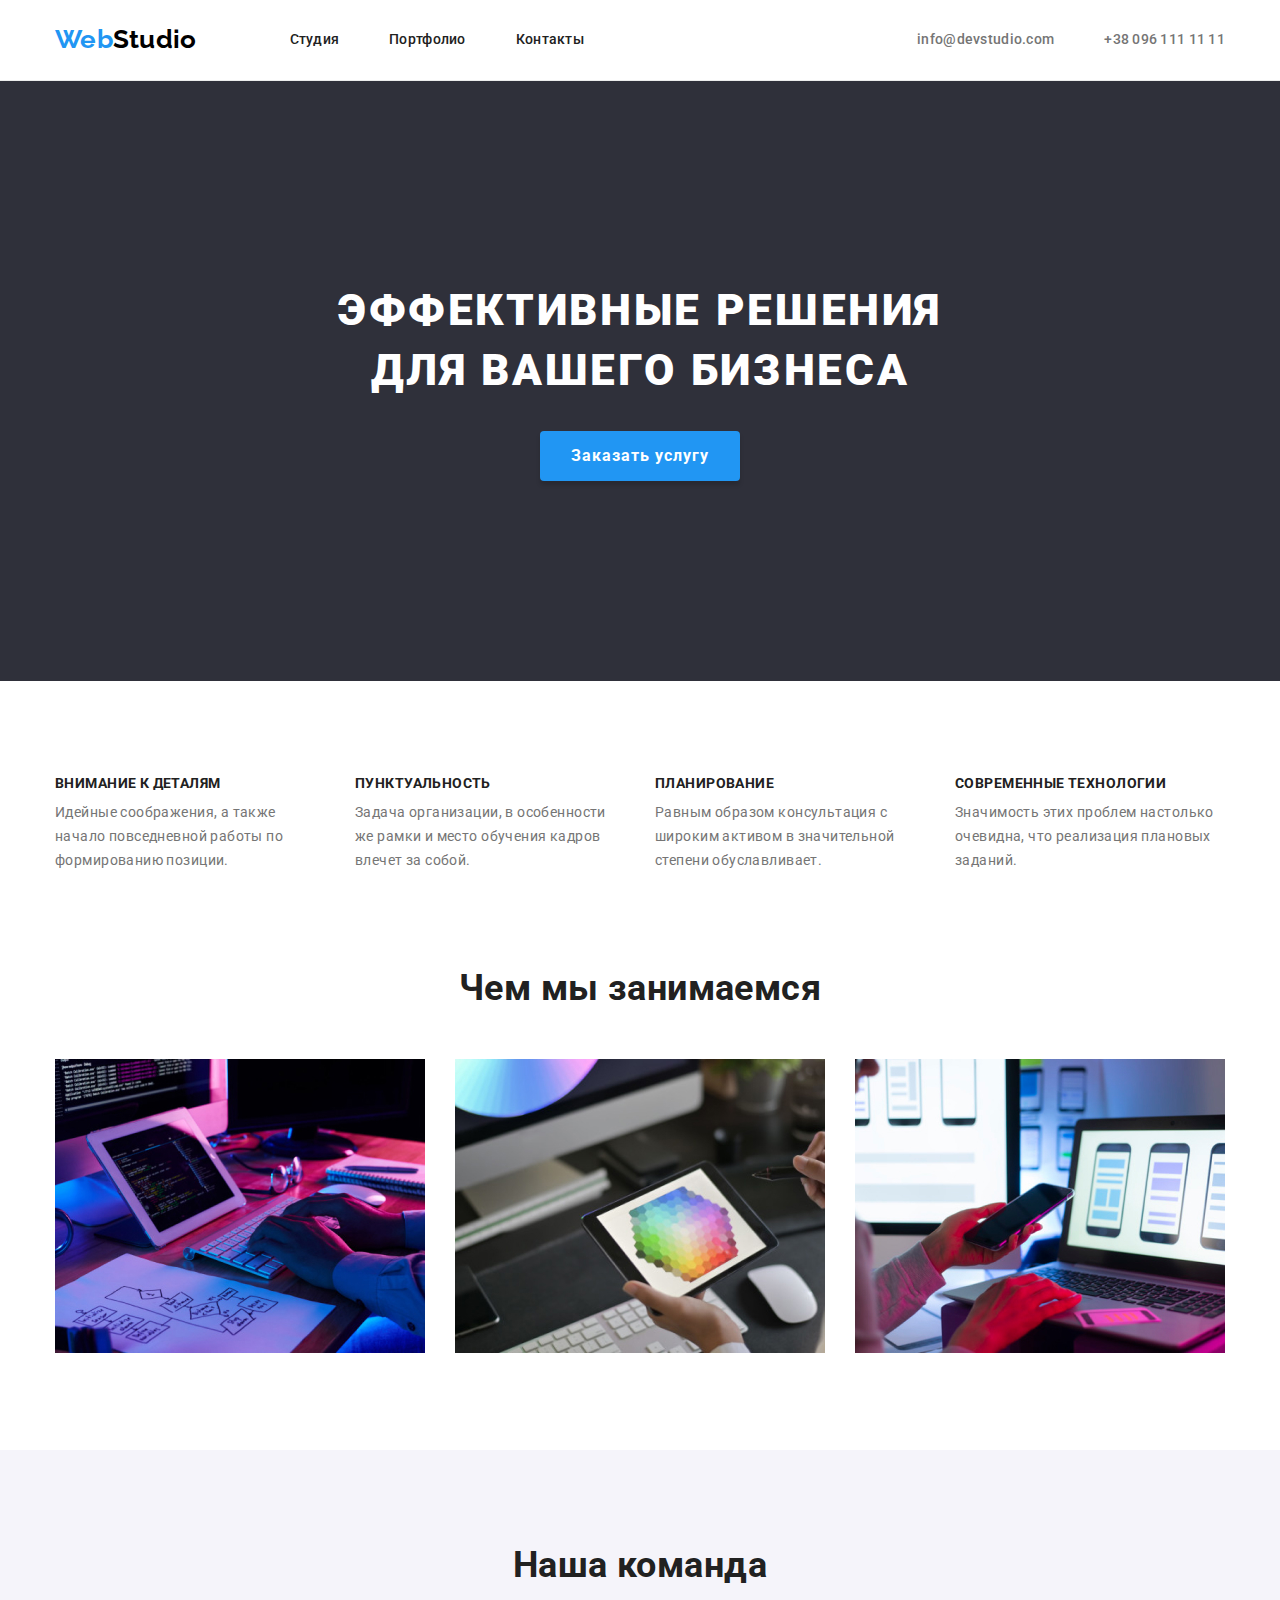
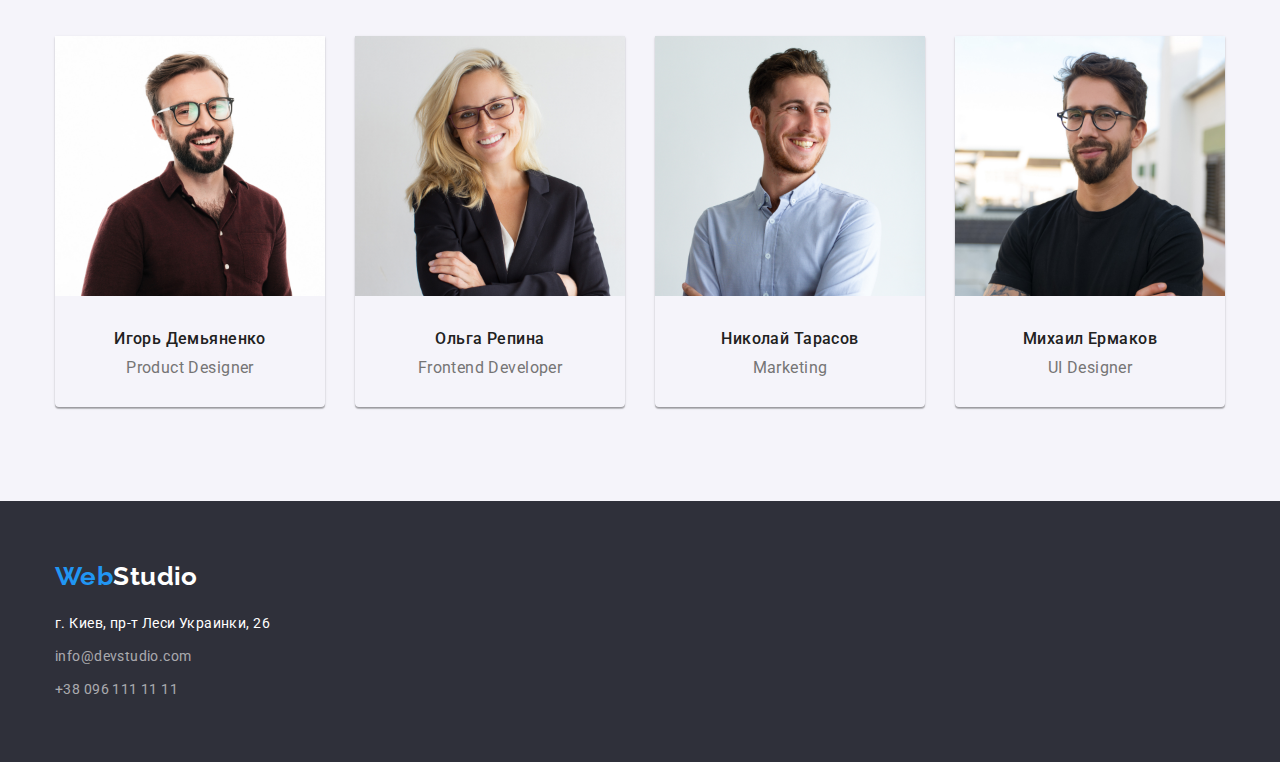
<file: index.html>
<!DOCTYPE html>
<html lang="ru">
<head>
	<meta charset="UTF-8">
	<meta http-equiv="X-UA-Compatible" content="IE=edge">
	<meta name="viewport" content="width=device-width, initial-scale=1.0">
	<title>Студия</title>
    <link href="https://fonts.googleapis.com/css2?family=Raleway:wght@700&family=Roboto:wght@400;500;700;900&display=swap"
        rel="stylesheet">
        <link rel="stylesheet" href="./css/modern-normalize.css" />
    <link rel="stylesheet" href="./css/styles.css" />
</head>
<body>
	<header class="header">
        <div class="container header-nav">
            <nav class="site-nav">
                <a href="./index.html" class="logo">Web<span class="accent-header">Studio</span></a>
                <ul class="list-force">
                    <li class="item"><a href="./index.html" class="link">Студия</a></li>
                    <li class="item"><a href="./portfolio.html" class="link">Портфолио</a></li>
                    <li class="item"><a href="" class="link">Контакты</a></li>
                </ul>
            </nav>
            <address class="address-header">
                <ul class="list-force">
                    <li class="item"><a href="mailto:info@devstudio.com" class="mail-header">info@devstudio.com</a></li>
                    <li class="item"><a href="tel:+380961111111" class="tel">+38 096 111 11 11</a></li>
                </ul>
            </address>
            
        </div>
        

    </header>
	<main>
		<section class="section1 section">
           <div class="container">
                 <h1 class="h1">Эффективные решения <br> для вашего бизнеса</h1>
                 <button class="button1" type="button">Заказать услугу</button>

           </div>
        </section>
        <section class="section2 section">
            <div class="container">
                <h2 class="visually-hidden">Наши преимущества</h2>
            <ul class="list-adv">
                <li class="item">
                    <h3 class="advantage">Внимание к деталям</h3>
                    <p class="description">Идейные соображения, а также начало повседневной работы по формированию позиции.</p>
                </li>
                <li class="item">
                    <h3 class="advantage">Пунктуальность</h3>
                    <p class="description">Задача организации, в особенности же рамки и место обучения кадров влечет за собой.</p>
                </li>
                <li class="item">
                    <h3 class="advantage">Планирование</h3>
                    <p class="description">Равным образом консультация с широким активом в значительной степени обуславливает.</p>
                </li>
                <li class="item">
                    <h3 class="advantage">Современные технологии</h3>
                    <p class="description">Значимость этих проблем настолько очевидна, что реализация плановых заданий.</p>
                </li>

            </ul>
            </div>
        </section>
		<section class="section3 section">
            <!-- Чем мы занимаемся -->
           
            <div class="container">
                <h2 class="h2">Чем мы занимаемся</h2>
                <ul class="list-photo">
                    <li class="item"><img src="./images/photo.jpg" alt="Фото" width="370"></li>
                    <li class="item"><img src="./images/photo1.jpg" alt="Фото1" width="370"></li>
                    <li class="item"><img src="./images/photo2.jpg" alt="Фото2" width="370"></li>
                </ul>
            </div>
        </section>
		<section class="section4 section">
			<div class="container">
                <h2 class="h2-name">Наша команда</h2>
                <ul class="list-team">
				    <li class="photo">
					    <img src="./images/idemyanenko.jpg" alt="Игорь Демьяненко" width="270">                
					    <div class="name-job">
                            <h3 class="h3-name">Игорь Демьяненко</h3>
                            <p class="prof">Product Designer</p> 
                        </div>
				    </li>
				        <li class="photo">
					    <img src="./images/orepina.jpg" alt="Ольга Репина" width="270">
					    <div class="name-job">
                            <h3 class="h3-name">Ольга Репина</h3>
                            <p class="prof">Frontend Developer</p>
                        </div>
				    </li>
				    <li class="photo">
					    <img src="./images/ntarasov.jpg" alt="Николай Тарасов" width="270">
					    <div class="name-job">
                            <h3 class="h3-name">Николай Тарасов</h3>
                            <p class="prof">Marketing</p>
                        </div>
				    </li>
				    <li class="photo">
					    <img src="./images/mermakov.jpg" alt="Михаил Ермаков" width="270">
					    <div class="name-job">
                            <h3 class="h3-name">Михаил Ермаков</h3>
                            <p class="prof">UI Designer</p>
                        </div>
				</li>
			</ul>

            </div>
		</section>

	</main>
	<footer class="footer">
        <div class="container">
            <a href="./index.html" class="footer-logo">Web<span class="accent-footer">Studio</span></a>
        <address>
            <ul class="list">
                <li class="footer-link"><a class="address" href="https://bit.ly/3pXMvUd" target="_blank" rel="noopener noreferrer">г. Киев,
                        пр-т Леси
                        Украинки, 26</a></li>
                <li class="footer-link"><a href="mailto:info@devstudio.com" class="mail-footer">info@devstudio.com</a></li>
                <li class="footer-link"><a href="tel:+380961111111" class="tel-footer">+38 096 111 11 11</a></li>
            </ul>
        </address>
        </div>
        
	</footer>
	
</body>
</html>
</file>
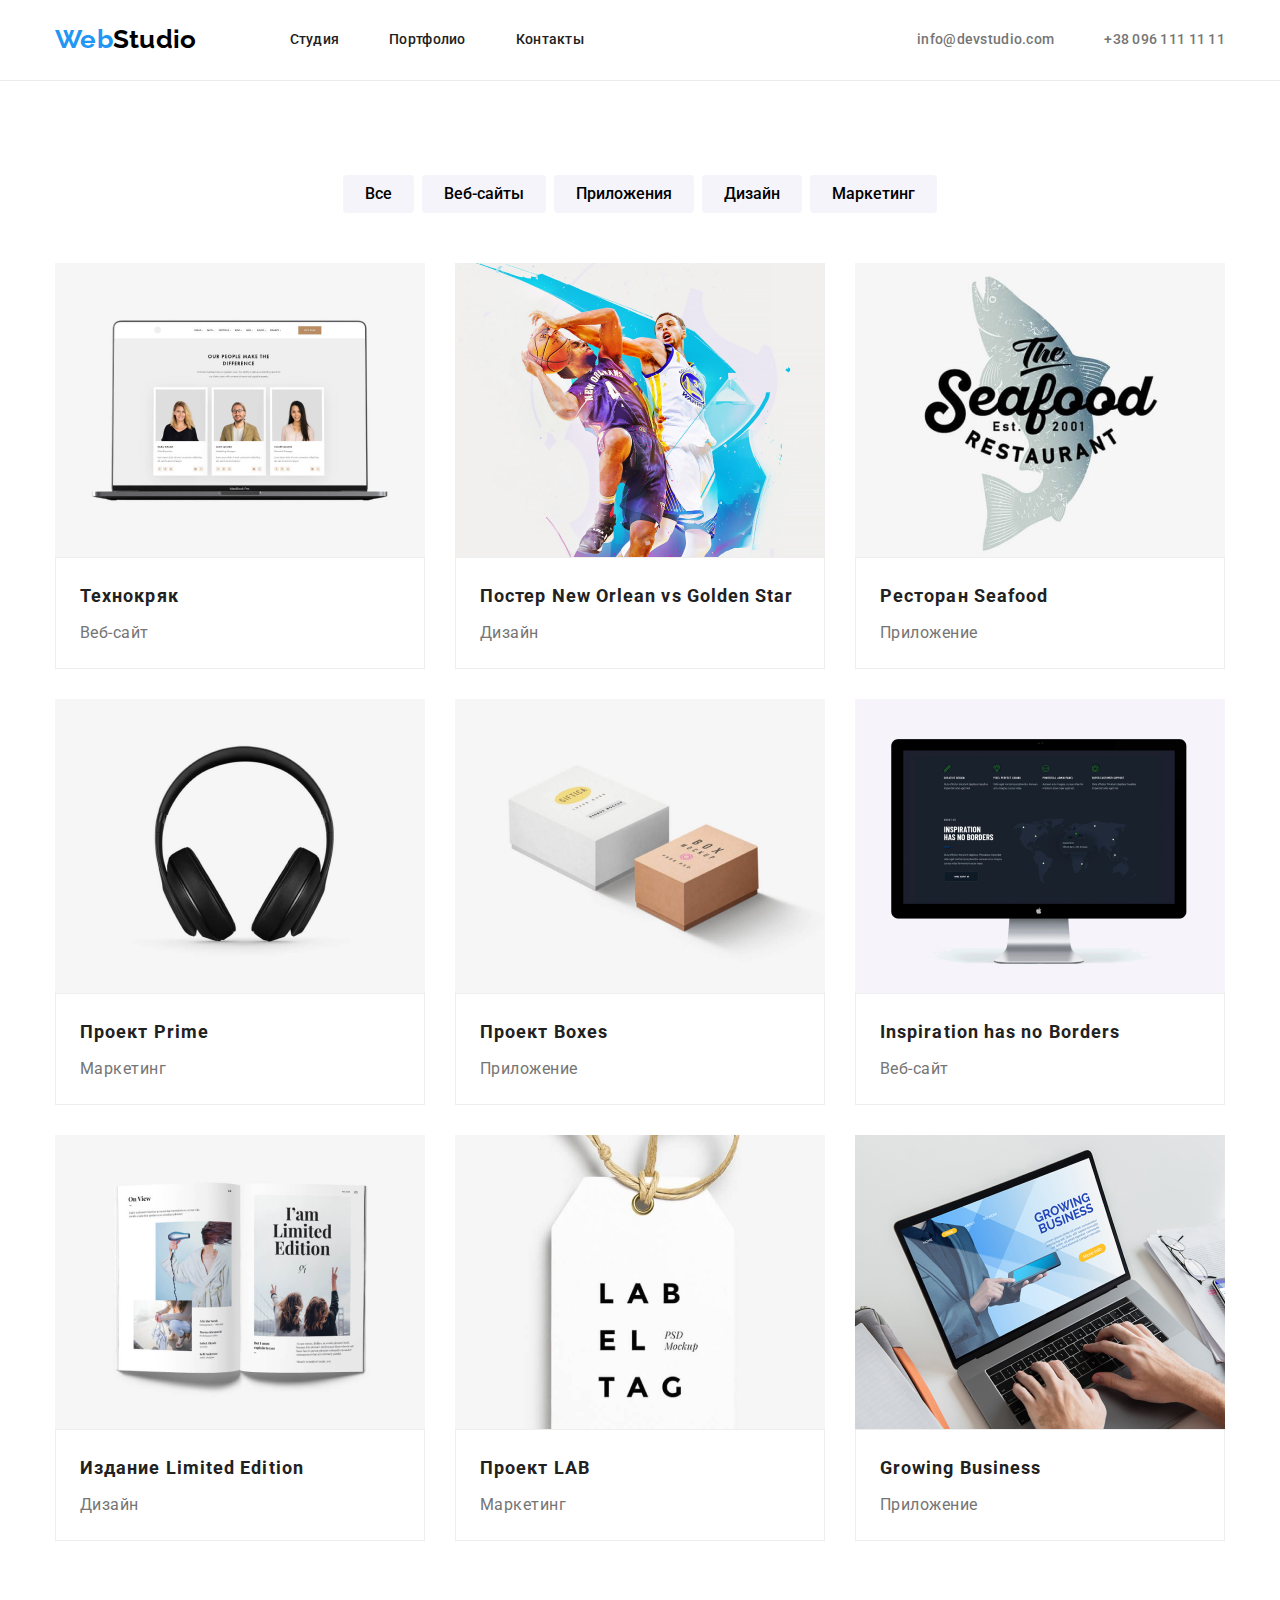
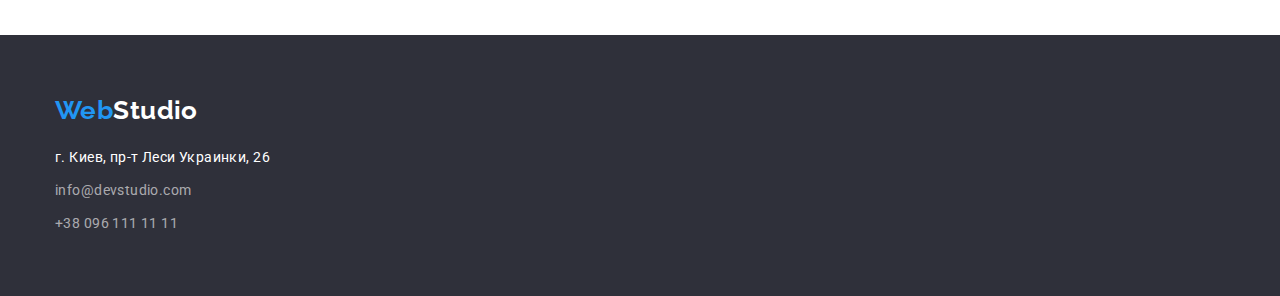
<file: portfolio.html>
<!DOCTYPE html>
<html lang="ru">

<head>
    <meta charset="UTF-8">
	<meta http-equiv="X-UA-Compatible" content="IE=edge">
	<meta name="viewport" content="width=device-width, initial-scale=1.0">
	<title>Студия</title>
    <link href="https://fonts.googleapis.com/css2?family=Raleway:wght@700&family=Roboto:wght@400;500;700;900&display=swap"
        rel="stylesheet">
        <link rel="stylesheet" href="./css/modern-normalize.css" />
    <link rel="stylesheet" href="./css/styles.css" />
   
</head>

<body>
   <!-- Шапка сайта -->
   <header class="header">
    <div class="container header-nav">
        <nav class="site-nav">
            <a href="./index.html" class="logo">Web<span class="accent-header">Studio</span></a>
            <ul class="list-force">
                <li class="item"><a href="./index.html" class="link">Студия</a></li>
                <li class="item"><a href="./portfolio.html" class="link">Портфолио</a></li>
                <li class="item"><a href="" class="link">Контакты</a></li>
            </ul>
        </nav>
        <address class="address-header">
            <ul class="list-force">
                <li class="item"><a href="mailto:info@devstudio.com" class="mail-header">info@devstudio.com</a></li>
                <li class="item"><a href="tel:+380961111111" class="tel">+38 096 111 11 11</a></li>
            </ul>
        </address>        
    </div>
</header>

    <main>
        <section class="portfolio section">
            
            <div class="container">
                <h1 class="visually-hidden">Список радиокнопок</h1>
                <ul class="control">
                    <li class="item"><button class="button2" type="button">Все</button></li>
                    <li class="item"><button class="button2" type="button">Веб-сайты</button></li>
                    <li class="item"><button class="button2" type="button">Приложения</button></li>
                    <li class="item"><button class="button2" type="button">Дизайн</button></li>
                    <li class="item"><button class="button2" type="button">Маркетинг</button></li>
                </ul>
            
            <ul class="gallery">
                <li class="item">
                    <a href="" class="list-img"> 
                        <img class="img" src="./images/tehnokryak.jpg" alt="ноутбук с портфолио" width="370"> 
                        <div class="card"> 
                            <h2 class="projects">Технокряк</h2> 
                            <p class="description2">Веб-сайт</p> 
                            </div>                            
                    </a>
                </li>
                <li class="item">
                    <a href="" class="list-img"><img class="img" src="./images/posterno.jpg" 
                        alt="парни с мячем"
                            width="370">
                                <div class="card">
                                    <h2 class="projects">Постер New Orlean vs Golden Star</h2>
                                    <p class="description2">Дизайн</p>
                                </div>
                   </a>
                </li>
                <li class="item">
                    <a href="" class="list-img"><img class="img" src="./images/seafoodrest.jpg"
                        alt="логотип рыбного ресторана" width="370">
                             <div class="card">
                                <h2 class="projects">Ресторан Seafood</h2>
                                <p class="description2">Приложение</p>
                            </div>                                
                    </a>
                </li>
                <li class="item">
                    <a href="" class="list-img"><img class="img" src="./images/projectprime.jpg" 
                        alt="наушники" width="370">
                            <div class="card">
                                <h2 class="projects">Проект Prime</h2>
                                <p class="description2">Маркетинг</p>
                            </div>                            
                   </a>
                </li>
                <li class="item">
                    <a href="" class="list-img"><img class="img" src="./images/projectbox.jpg" 
                        alt="коробки" width="370">
                            <div class="card">
                                <h2 class="projects">Проект Boxes</h2>
                                <p class="description2">Приложение</p>
                            </div>                            
                  </a>
                </li>
                <li class="item">
                    <a href="" class="list-img"><img class="img" src="./images/inspiration.jpg" 
                        alt="монитор" width="370">
                            <div class="card">
                                <h2 class="projects">Inspiration has no Borders</h2>
                                <p class="description2">Веб-сайт</p>
                            </div>                            
                  </a>
                </li>
                <li class="item">
                        <a href="" class="list-img"><img class="img" src="./images/limited.jpg" 
                            alt="журнал" width="370">
                            <div class="card">
                                <h2 class="projects">Издание Limited Edition</h2>
                                <p class="description2">Дизайн</p>
                            </div>                            
                    </a>
                </li>
                <li class="item">
                    <a href="" class="list-img"><img class="img" src="./images/projectlab.jpg" 
                        alt="лейба" width="370">
                            <div class="card">
                                <h2 class="projects">Проект LAB</h2>
                                <p class="description2">Маркетинг</p>
                            </div>                            
                    </a>
                </li>
                <li class="item">
                    <a href="" class="list-img"><img class="img" src="./images/growing.jpg" 
                        alt="работа на ноутбуке" width="370">                        
                            <div class="card">
                                <h2 class="projects">Growing Business</h2>
                                <p class="description2">Приложение</p>
                            </div>                        
                    </a>
                </li>
            </ul>
            </div>
        </section>
    
    </main>
    <footer class="footer">
        <div class="container">
            <a href="./index.html" class="footer-logo">Web<span class="accent-footer">Studio</span></a>
        <address>
            <ul class="list">
                <li class="footer-link"><a class="address" href="https://bit.ly/3pXMvUd" target="_blank" rel="noopener noreferrer">г. Киев,
                        пр-т Леси
                        Украинки, 26</a></li>
                <li class="footer-link"><a href="mailto:info@devstudio.com" class="mail-footer">info@devstudio.com</a></li>
                <li class="footer-link"><a href="tel:+380961111111" class="tel-footer">+38 096 111 11 11</a></li>
            </ul>
        </address>
        </div>
        
	</footer>
</body>

</html>
</file>
<file: css/styles.css>
:root {
    --pbg-color: #FFFFFF;
    --sbg-color: #F5F4FA;
    --tbg-color: #2F303A;
    --pt-color: #757575;
    --st-color: #212121;
    --tt-color: #ffffff;
    --accent-color: #2196F3;
    --ft-color: rgba(255, 255, 255, 0.6);
    --bb-color: #ECECEC;
    --bbt-color:#EEEEEE;
    }
    a {
        list-style-type: none;
        text-decoration: none; 
        font-style: normal; 
    }

    address {
        text-decoration: none;
        font-style: normal;

    }
    li {
        text-decoration: none;
        list-style-type: none; 
    }
    h1,
    h2,
    h3,
    h4,
    h5,
    h6,
    p {
	    margin-top: 0;
    }
   

    body {
        background: var(--pbg-color);
        color: var(--pt-color);
        font-family: 'Roboto';
        font-size: 14px;
        letter-spacing: 0.03em;    
    }
    .container {
        max-width: 1200px;
        margin: 0 auto;
        width: 100%;
        padding-left: 15px;
        padding-right: 15px;
    }

/* header */


    .header {
        margin-top: 0;
        border-bottom: 1px solid var(--bb-color);
        background-color: var(--pbg-color);
        font-weight: 500;
        line-height: 1.14;
        letter-spacing: 0.02em; 
    }

    .header-nav {
        display: flex;
        justify-content: space-between;
        align-items: center;
    }
    .logo { 
        font-family: 'Raleway';
        font-weight: 700;
        font-size: 26px;
        line-height: 1.19;
        color: var(--accent-color);
        /* display: flex; */
        padding-top: 24px;
        padding-bottom: 25px;
        margin-right: 93px;
    }

    .accent-header {
        color:#000000;        
    }

    .list-force {
        margin-top: 0;
        margin-bottom: 0;
        padding: 0;
        display: flex;        
    }      

    .list-force :hover,
    .list-force :focus {
        color: var(--accent-color);
    }
    .list-force .item {
        margin-right: 50px;
        padding: 0;
    }
    /* .list-force .item:last-child {
        margin-right: 0;
    } */
    .list-force .link,
    .mail-header, .tel {
        display: block;
        padding-top: 32px;
        padding-bottom: 32px;
    }

    .site-nav {
        display: flex;
        align-items: center;
        padding: 0;
        justify-content: center;
    }

    .site-nav .link {
        color: var(--st-color);        
    }

    .site-nav .link:hover,
    .site-nav .link:focus {    
        color: var(--accent-color);
    }
    .address-header {
        padding: 0;
        display: flex;
        align-items: center;
    }

    .mail-header {
        color: var(--pt-color);        
    }

    .tel {
        color: var(--pt-color);        
    }
    /* Header :end */

    .section {
        padding-top: 94px;
        padding-bottom: 94px;
    }

    /* Section 1 */
    .section1 {
        padding-top: 200px;
        padding-bottom: 200px;
        background-color: var(--tbg-color);
    }

    .h1 {
        font-weight: 900;
        font-size: 44px;
        line-height: 1.36;
        letter-spacing: 0.06em;
        color: var(--tt-color);
        text-align: center;
        text-transform: uppercase;
        margin-top: 0;
        margin-bottom: 30px;
    }
    
    .button1 {
        min-width: 200px;
        height: 50px;
        font-family: 'Roboto';
        background-color: var(--accent-color);
        font-weight: 700;
        font-size: 16px;
        line-height: 1.88;
        letter-spacing: 0.06em;
        color: var(--tt-color);
        margin: 0 auto;
        display: block;
        cursor: pointer;
        border: none;
        box-shadow: 0px 4px 4px rgba(0, 0, 0, 0.15);
        border-radius: 4px;
    }
    /* Section 1 End */

    /* Section 2 */
    .visually-hidden {
        position: absolute;
        width: 1px;
        height: 1px;
        margin: -1px;
        border: 0;
        padding: 0;
        white-space: nowrap;
        clip-path: inset(100%);
        clip: rect(0 0 0 0);
        overflow: hidden;
    }
    .section2 {
        font-weight: 400;
        line-height: 24px; 
        padding-bottom: 0;
    }

    .list-adv {
        margin-top: 0;
        margin-bottom: 0;
        padding: 0;
        display: flex;
        flex-wrap: wrap;
    }

    .list-adv .item {
        margin-top: 0;
        width: 270px;
        margin-right: 30px;
        padding: 0;
    }

    .list-adv .item:last-child {
        margin-right: 0;
    }

    .advantage {
        padding: 0;
        margin-top: 0;
        margin-bottom: 10px;
       
        font-weight: 700;
        font-size: 14px;
        line-height: 1.17;
        color: var(--st-color);
        text-transform: uppercase;
    }

    .description { 
        width: 270px;
        font-weight: 400;
        line-height: 1.71;
        margin-bottom: 0;
    }
    /* Section 2 End */

    /* Section 3 */

    .h2 {
        margin-top: 0;
        margin-bottom: 50px;
        font-weight: 700;
        font-size: 36px;
        line-height: 1.17;
        text-align: center;
        color: var(--st-color);
    }

    .list-photo {
        margin: 0;
        display: flex;
        padding: 0;
    }

    .list-photo .item {
        padding: 0;
        margin-right: 30px;
    }

    .list-photo .item:last-child {
        margin-right: 0;
    }

    /* Section 3 End */

    /* Section 4 */

    .section4 {
        background-color: var(--sbg-color);
    }
    .h2-name {
        margin-top: 0;
        margin-bottom: 50px;
        font-weight: 700;
        font-size: 36px;
        line-height: 1.17;
        text-align: center;
        color: var(--st-color);
    }

    .h3-name {
        
        
        /* padding-bottom: 10px; */
        margin-bottom: 10px;
        font-weight: 500;
        font-size: 16px;
        line-height: 1.19;
        text-align: center;
        color: var(--st-color);
    }
    .list-team {
      
        margin: 0;
        display: flex;
        padding: 0;
    }
    .list-team .photo {
        padding: 0;
        margin-right: 30px;
        box-shadow: 0px 1px 3px 
        rgba(0, 0, 0, 0.12), 0px 1px 1px 
        rgba(0, 0, 0, 0.14), 0px 2px 1px 
        rgba(0, 0, 0, 0.2);
        border-radius: 0px 0px 4px 4px;
    }
    .list-team .photo:last-child {
        margin-right: 0;
    }
    .name-job {
        padding: 30px 0;
    }

    .prof {
        font-size: 16px;
        line-height: 1.19;
        text-align: center;
        margin-bottom: 0;
        padding: 0;
    }
    /* Section 4 End */
    /* Footer */

    .footer {
        background-color: var(--tbg-color);
        padding: 0;
        padding-bottom: 60px; 
        padding-top: 60px;       
    }

    .footer-logo { 
        font-family: 'Raleway';
        font-weight: 700;
        font-size: 26px;
        line-height: 1.19;
        color: var(--accent-color);
        display: inline-block;
        margin-bottom: 20px;
    }

    .accent-footer {
        color: var(--tt-color);       
    }

    .address {
        margin-bottom: 0;
        line-height: 1.71;
        color: var(--tt-color); 
                
    }

    .address:hover {
        color:var(--accent-color);
    }

    .address:focus {
        color: var(--accent-color);
    }

    .list {
        margin: 0;
        padding-left:0;
    }
    .footer-link {
        margin-bottom: 9px;
    }
    .footer-link:last-child {
        margin-bottom: 0;
    }

    .mail-footer {
        margin-bottom: 0;
        font-weight: 400;
        line-height: 1.71;
        color: var(--ft-color);
        text-decoration: none;
        font-style: normal;
    }
    .mail-footer:hover {
        color: var(--accent-color);
    }
    .mail-footer:focus {
        color: var(--accent-color);
    }

    .tel-footer {
        
        line-height: 1.71;
        color: var(--ft-color);
        text-decoration: none;
        font-style: normal;
    }
    
    .tel-footer:hover {
        color: var(--accent-color);
    }
    .tel-footer:focus {
        color: var(--accent-color);
    }
    /* Footer End */

    /* Portfolio */
    
    
    .control {
        padding-left: 0;
        font-family: 'Roboto';
        font-weight: 500;
        font-size: 16px;
        line-height: 1.63;
        text-align: center;
        list-style-type: none;
        color: var(--st-color);
        display: flex;
        justify-content: center;
        margin-bottom: 50px;
        margin-top: 0;
    }
    .control .item {
        margin-right: 8px;
    }
    .item:last-child {
        margin-right: 0;
    } 
    .button2 {
        font-family: 'Roboto';
        background-color: var(--sbg-color);
        font-weight: 500;
        font-size: 16px;
        line-height: 1.63;
        border: none;
        padding: 6px 22px;
        /* rgba(0, 0, 0, 0.1), 0px 1px 2px 
        rgba(0, 0, 0, 0.08), 0px 2px 2px 
        rgba(0, 0, 0, 0.12); */
        border-radius: 4px;
                
    }
    .button2:hover {
        background-color: var(--accent-color);
        box-shadow: 0px 3px 1px rgba(0, 0, 0, 0.1), 0px 1px 2px rgba(0, 0, 0, 0.08), 0px 2px 2px rgba(0, 0, 0, 0.12); 
        color: var(--tt-color);
    }
    .button2:focus {
        background-color: var(--accent-color);
        color: var(--tt-color);
    }
        
    .gallery {
        padding-left: 0;
        display: flex;
        flex-wrap: wrap;
        margin: 0;
    }   
    .gallery .item {
        list-style-type: none;
        width: 370px;
        margin-right: 30px;
        margin-bottom: 30px;                
      }
    .gallery .list-img {
        text-decoration: none;
               
    }
    .img {
        display: block;
    }
    .gallery .card { 
        padding: 20px 24px;
        border: 1px solid var(--bbt-color); 
    }    
    .gallery .item:nth-child(3n) {
        margin-right: 0;
    }
    .gallery .item:nth-child(n + 7) {
        margin-bottom: 0;
    }
    .projects {
        font-weight: 700;
        font-size: 18px;
        line-height: 2;
        letter-spacing: 0.06em; 
        color: var(--st-color);
        margin: 0;
        margin-bottom: 4px;
    }    
    .description2 {
        font-weight: 400;
        font-size: 16px;
        line-height: 1.88;
        margin: 0; 
        letter-spacing: 0.03em;
        color: var(--pt-color);  
    }
</file>
